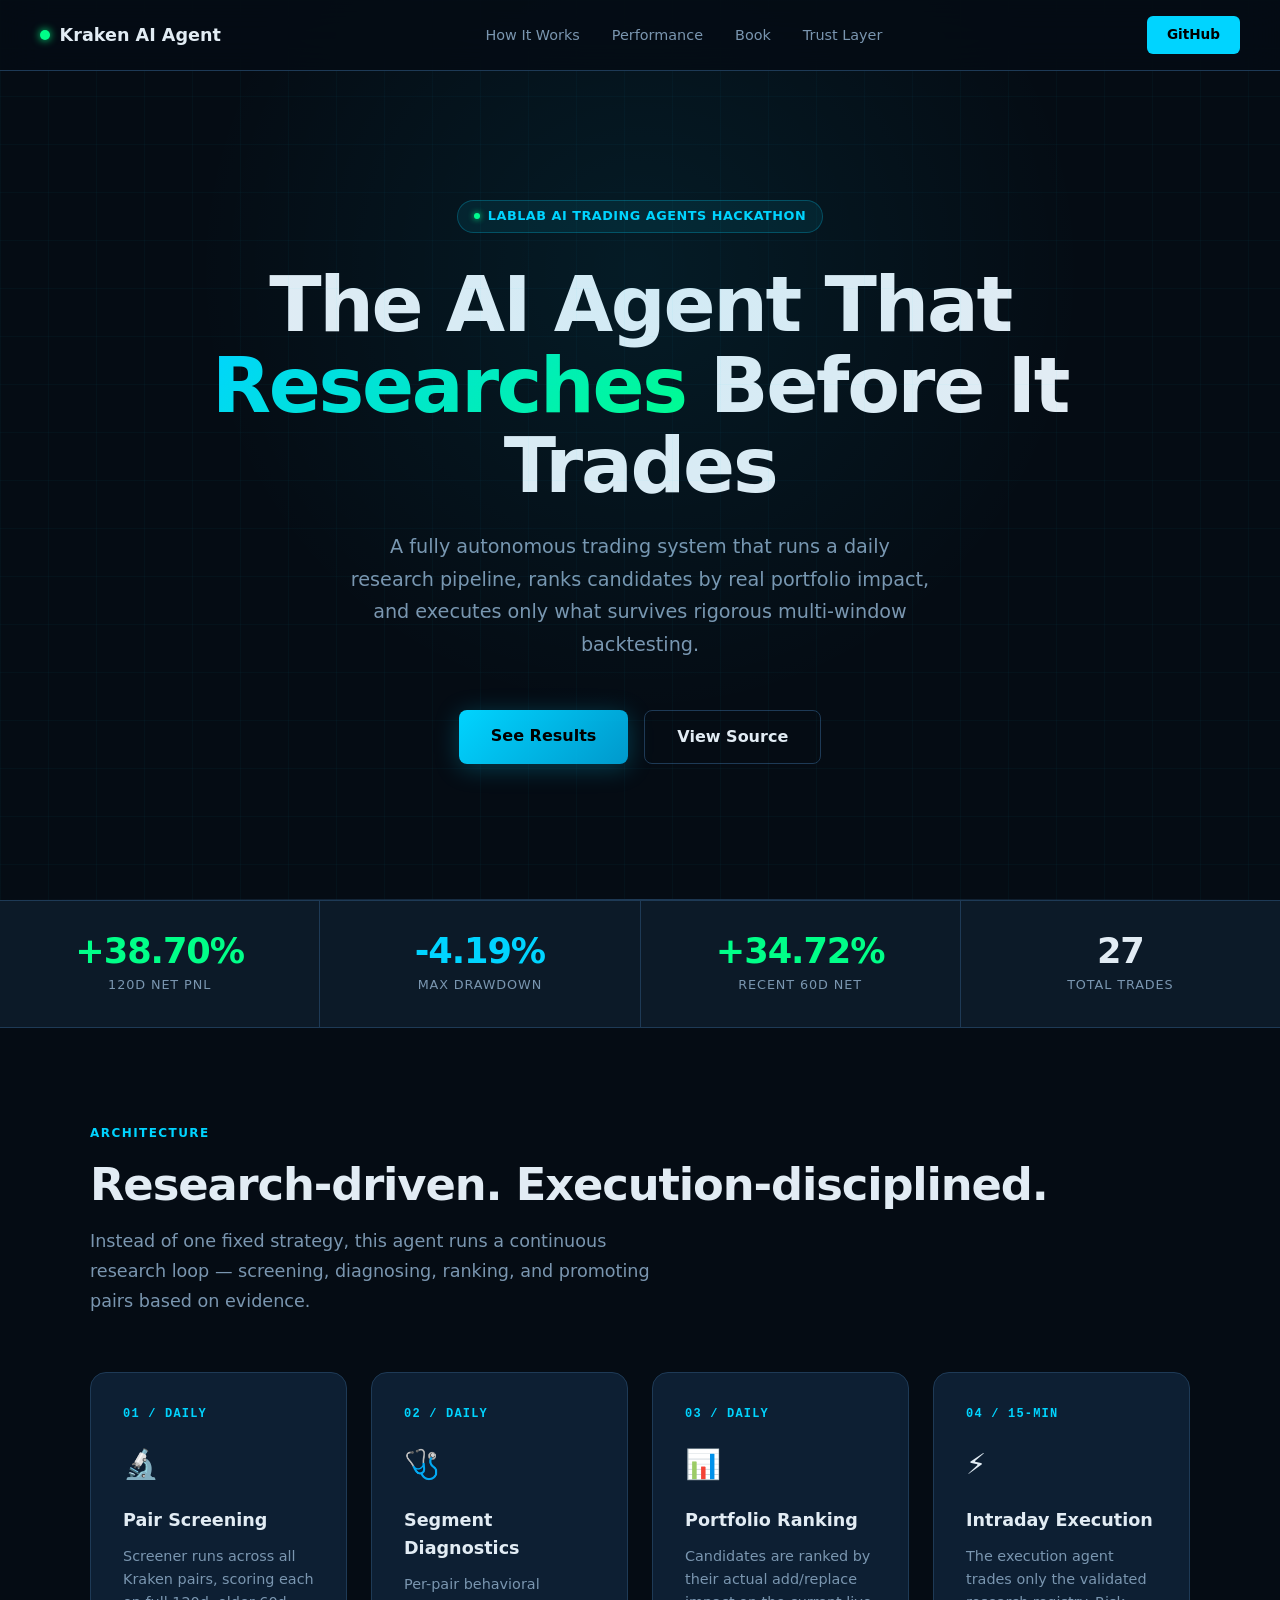
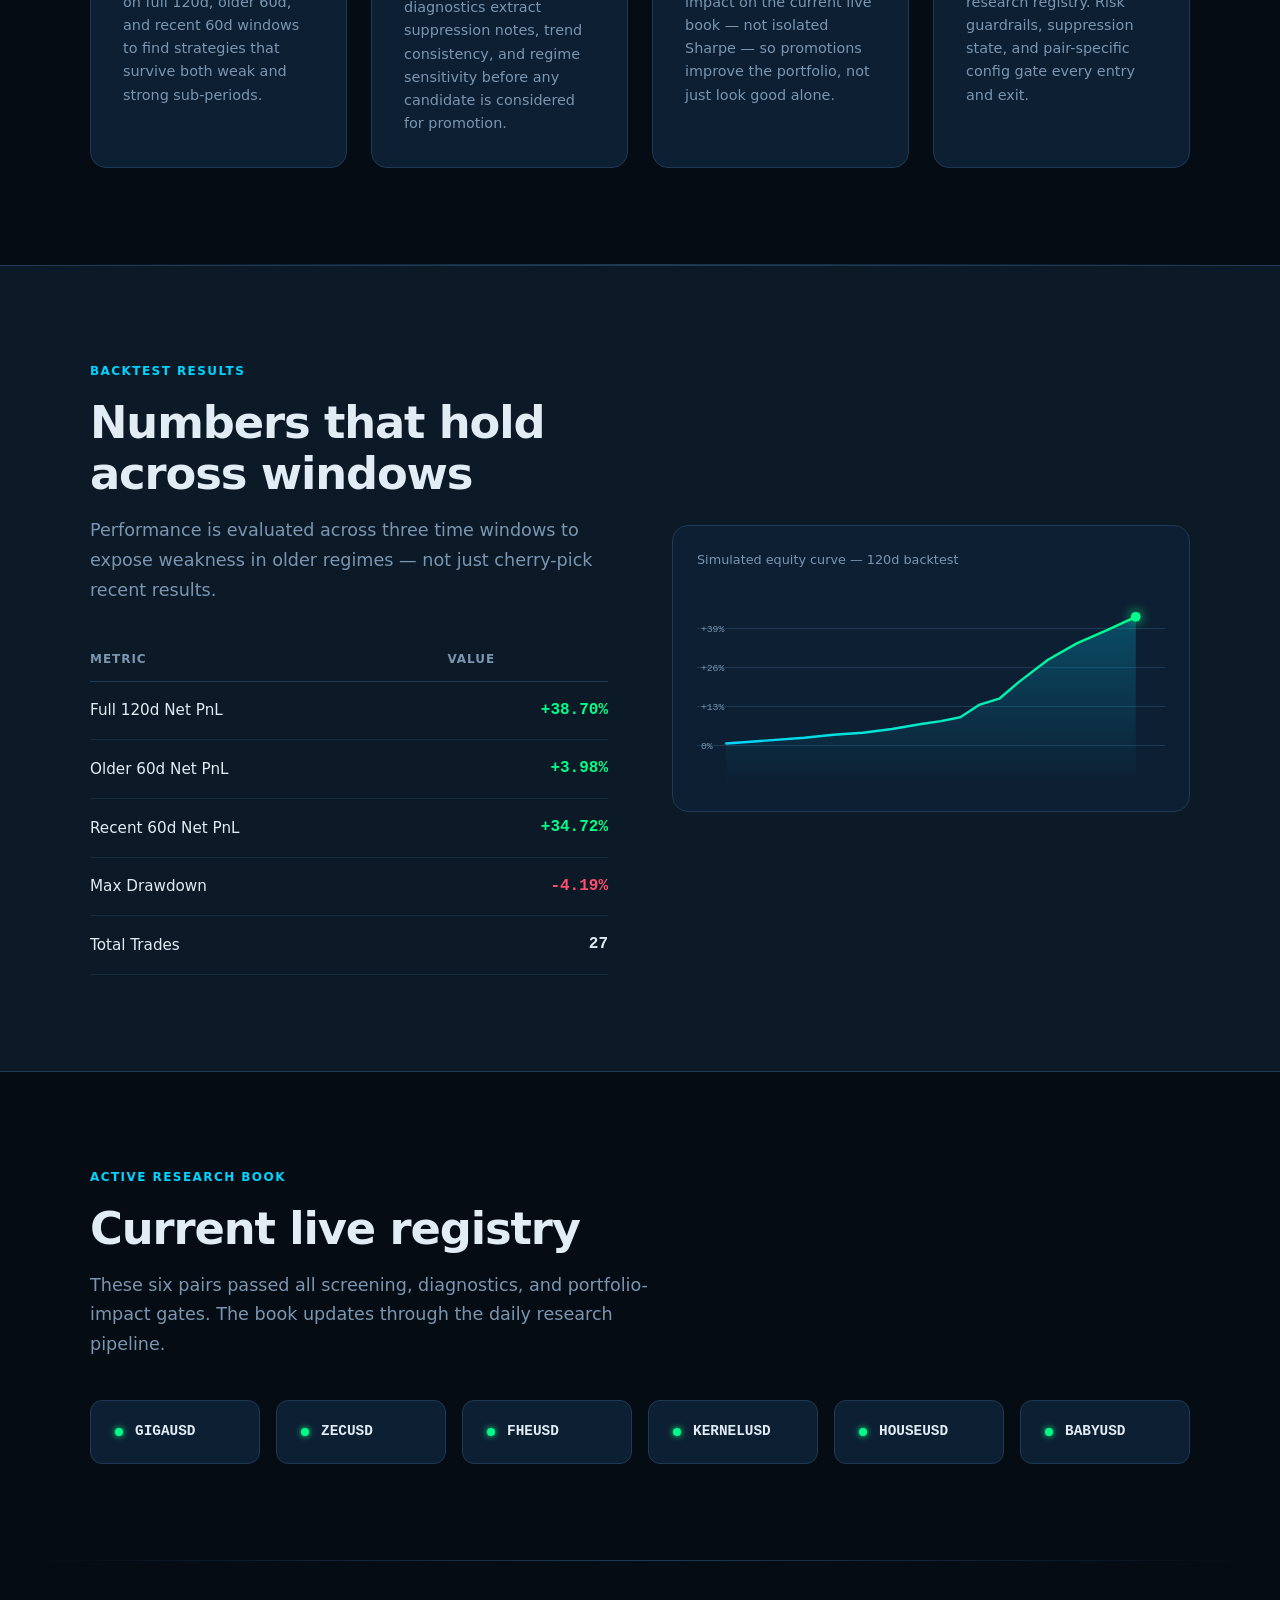
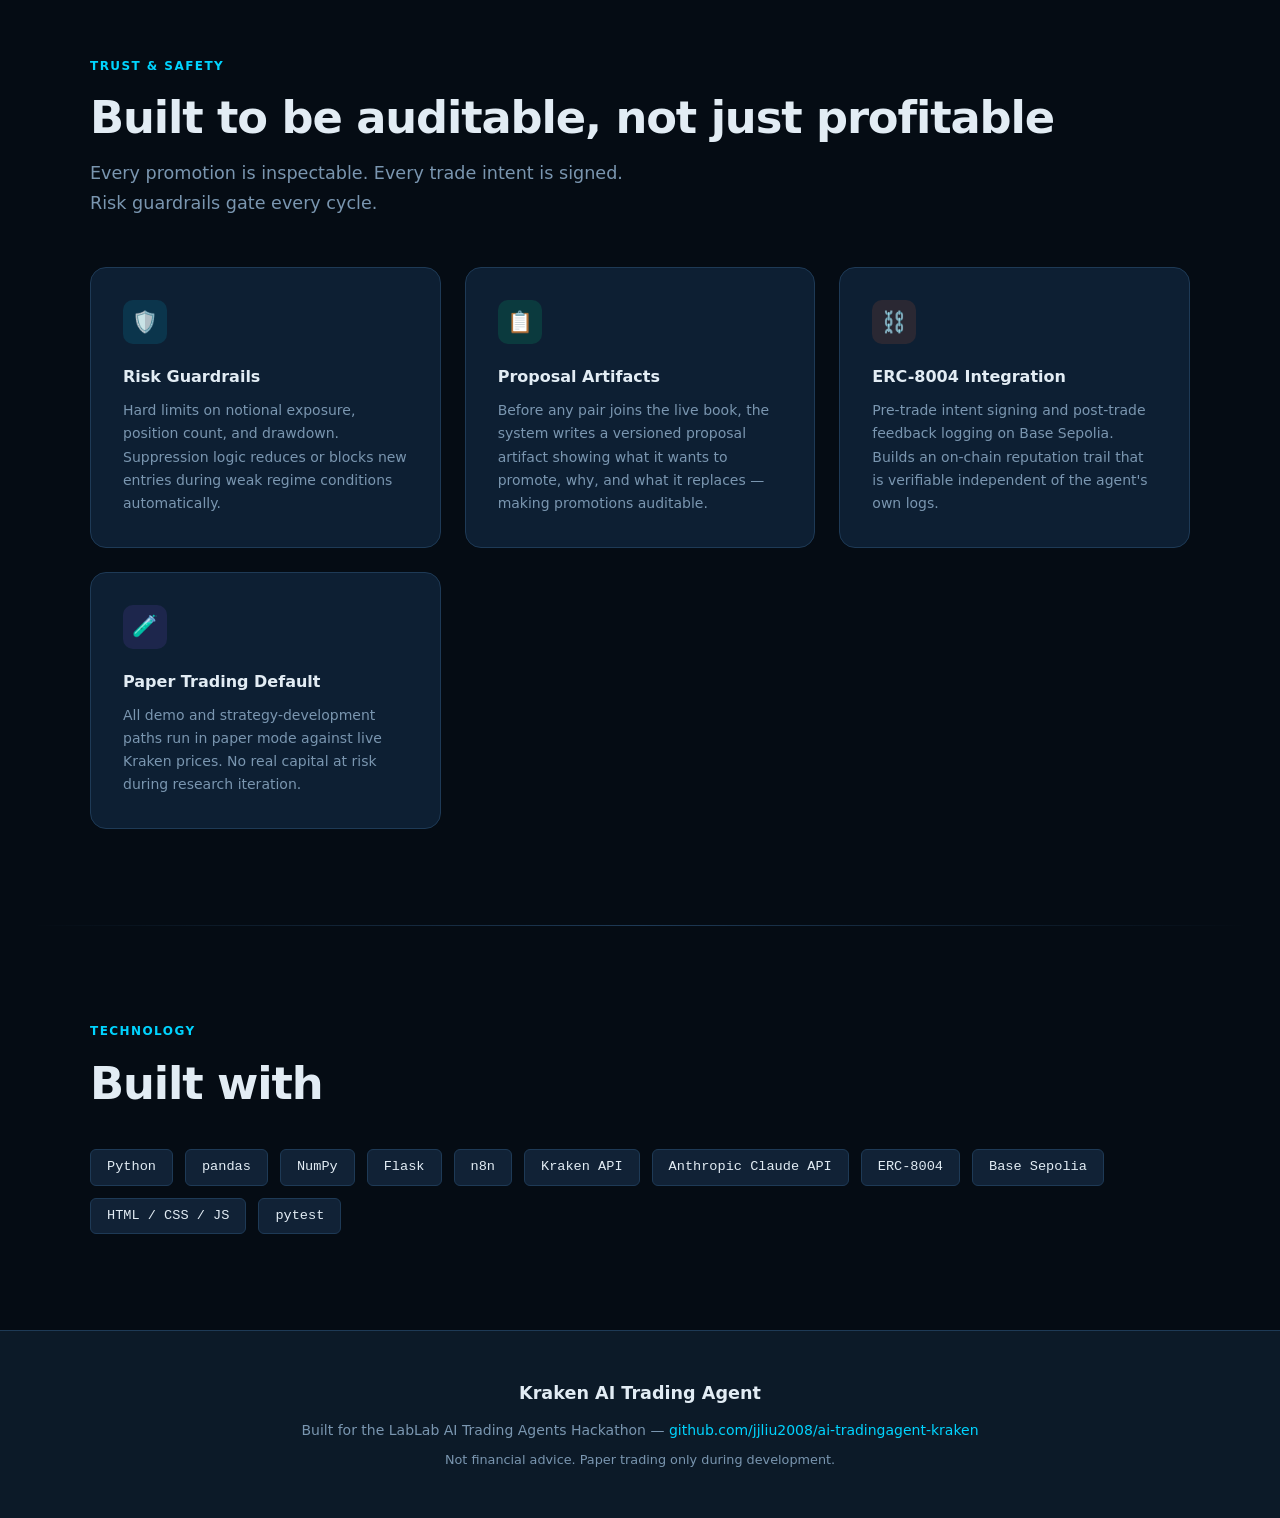
<file: docs/index.html>
<!doctype html>
<html lang="en">
<head>
  <meta charset="utf-8" />
  <meta name="viewport" content="width=device-width, initial-scale=1" />
  <title>Kraken AI Trading Agent</title>
  <meta name="description" content="A research-driven autonomous crypto trading agent built for the LabLab AI Trading Agents Hackathon. Adaptive strategies, trustless validation, and live risk guardrails." />
  <style>
    *, *::before, *::after { box-sizing: border-box; margin: 0; padding: 0; }

    :root {
      --bg: #050c14;
      --surface: #0c1a28;
      --surface2: #112236;
      --border: #1e3a56;
      --accent: #00d4ff;
      --accent2: #00ff88;
      --accent3: #ff6b35;
      --text: #e2ecf4;
      --muted: #7a96b0;
      --card-bg: #0d1f33;
      --font: 'Inter', system-ui, -apple-system, sans-serif;
    }

    @import url('https://fonts.googleapis.com/css2?family=Inter:wght@300;400;500;600;700;800;900&family=JetBrains+Mono:wght@400;600&display=swap');

    html { scroll-behavior: smooth; }

    body {
      font-family: var(--font);
      background: var(--bg);
      color: var(--text);
      line-height: 1.6;
      overflow-x: hidden;
    }

    /* NAV */
    nav {
      position: fixed;
      top: 0; left: 0; right: 0;
      z-index: 100;
      display: flex;
      align-items: center;
      justify-content: space-between;
      padding: 1rem 2.5rem;
      background: rgba(5, 12, 20, 0.85);
      backdrop-filter: blur(20px);
      border-bottom: 1px solid var(--border);
    }

    .nav-logo {
      display: flex;
      align-items: center;
      gap: 0.6rem;
      font-size: 1.1rem;
      font-weight: 700;
      color: var(--text);
      text-decoration: none;
    }

    .nav-logo .dot {
      width: 10px; height: 10px;
      border-radius: 50%;
      background: var(--accent2);
      box-shadow: 0 0 8px var(--accent2);
      animation: pulse 2s infinite;
    }

    @keyframes pulse {
      0%, 100% { opacity: 1; }
      50% { opacity: 0.4; }
    }

    .nav-links {
      display: flex;
      gap: 2rem;
      list-style: none;
    }

    .nav-links a {
      color: var(--muted);
      text-decoration: none;
      font-size: 0.9rem;
      font-weight: 500;
      transition: color 0.2s;
    }

    .nav-links a:hover { color: var(--text); }

    .nav-cta {
      background: var(--accent);
      color: #000;
      font-size: 0.85rem;
      font-weight: 700;
      padding: 0.5rem 1.25rem;
      border-radius: 6px;
      text-decoration: none;
      transition: opacity 0.2s;
    }

    .nav-cta:hover { opacity: 0.85; }

    /* HERO */
    .hero {
      min-height: 100vh;
      display: flex;
      flex-direction: column;
      justify-content: center;
      align-items: center;
      text-align: center;
      padding: 8rem 2rem 4rem;
      position: relative;
      overflow: hidden;
    }

    .hero::before {
      content: '';
      position: absolute;
      top: -20%; left: 50%;
      transform: translateX(-50%);
      width: 900px; height: 900px;
      background: radial-gradient(circle, rgba(0,212,255,0.08) 0%, transparent 70%);
      pointer-events: none;
    }

    .hero::after {
      content: '';
      position: absolute;
      bottom: 0; left: 0; right: 0;
      height: 1px;
      background: linear-gradient(90deg, transparent, var(--border), transparent);
    }

    .badge {
      display: inline-flex;
      align-items: center;
      gap: 0.5rem;
      background: rgba(0, 212, 255, 0.08);
      border: 1px solid rgba(0, 212, 255, 0.25);
      color: var(--accent);
      font-size: 0.8rem;
      font-weight: 600;
      padding: 0.35rem 1rem;
      border-radius: 100px;
      margin-bottom: 2rem;
      letter-spacing: 0.04em;
      text-transform: uppercase;
    }

    .badge .live-dot {
      width: 6px; height: 6px;
      border-radius: 50%;
      background: var(--accent2);
      box-shadow: 0 0 6px var(--accent2);
      animation: pulse 1.5s infinite;
    }

    h1 {
      font-size: clamp(2.5rem, 6vw, 5rem);
      font-weight: 900;
      line-height: 1.05;
      letter-spacing: -0.03em;
      margin-bottom: 1.5rem;
      max-width: 900px;
    }

    h1 .highlight {
      background: linear-gradient(135deg, var(--accent), var(--accent2));
      -webkit-background-clip: text;
      -webkit-text-fill-color: transparent;
      background-clip: text;
    }

    .hero-sub {
      font-size: 1.2rem;
      color: var(--muted);
      max-width: 580px;
      margin-bottom: 3rem;
      line-height: 1.7;
    }

    .hero-actions {
      display: flex;
      gap: 1rem;
      flex-wrap: wrap;
      justify-content: center;
    }

    .btn-primary {
      background: linear-gradient(135deg, var(--accent), #0099cc);
      color: #000;
      font-weight: 700;
      font-size: 1rem;
      padding: 0.85rem 2rem;
      border-radius: 8px;
      text-decoration: none;
      transition: transform 0.2s, box-shadow 0.2s;
      box-shadow: 0 4px 24px rgba(0, 212, 255, 0.25);
    }

    .btn-primary:hover {
      transform: translateY(-2px);
      box-shadow: 0 8px 32px rgba(0, 212, 255, 0.35);
    }

    .btn-secondary {
      background: transparent;
      color: var(--text);
      font-weight: 600;
      font-size: 1rem;
      padding: 0.85rem 2rem;
      border-radius: 8px;
      text-decoration: none;
      border: 1px solid var(--border);
      transition: border-color 0.2s, background 0.2s;
    }

    .btn-secondary:hover {
      border-color: var(--accent);
      background: rgba(0, 212, 255, 0.05);
    }

    /* METRICS BAR */
    .metrics-bar {
      display: grid;
      grid-template-columns: repeat(4, 1fr);
      gap: 1px;
      background: var(--border);
      border-top: 1px solid var(--border);
      border-bottom: 1px solid var(--border);
    }

    .metric-item {
      background: var(--surface);
      padding: 2rem;
      text-align: center;
    }

    .metric-val {
      font-size: 2.2rem;
      font-weight: 800;
      letter-spacing: -0.03em;
      line-height: 1;
      margin-bottom: 0.4rem;
    }

    .metric-val.green { color: var(--accent2); }
    .metric-val.cyan { color: var(--accent); }
    .metric-val.orange { color: var(--accent3); }
    .metric-val.muted { color: var(--text); }

    .metric-lbl {
      font-size: 0.8rem;
      color: var(--muted);
      font-weight: 500;
      text-transform: uppercase;
      letter-spacing: 0.07em;
    }

    /* SECTIONS */
    section { padding: 6rem 2rem; }

    .container {
      max-width: 1100px;
      margin: 0 auto;
    }

    .section-tag {
      font-size: 0.75rem;
      font-weight: 700;
      text-transform: uppercase;
      letter-spacing: 0.12em;
      color: var(--accent);
      margin-bottom: 1rem;
    }

    .section-title {
      font-size: clamp(1.8rem, 3.5vw, 2.8rem);
      font-weight: 800;
      letter-spacing: -0.025em;
      margin-bottom: 1rem;
      line-height: 1.15;
    }

    .section-sub {
      font-size: 1.1rem;
      color: var(--muted);
      max-width: 560px;
      line-height: 1.7;
    }

    /* HOW IT WORKS */
    .steps {
      display: grid;
      grid-template-columns: repeat(auto-fit, minmax(240px, 1fr));
      gap: 1.5rem;
      margin-top: 3.5rem;
    }

    .step-card {
      background: var(--card-bg);
      border: 1px solid var(--border);
      border-radius: 16px;
      padding: 2rem;
      position: relative;
      transition: border-color 0.2s, transform 0.2s;
    }

    .step-card:hover {
      border-color: rgba(0, 212, 255, 0.4);
      transform: translateY(-4px);
    }

    .step-num {
      font-size: 0.75rem;
      font-weight: 700;
      font-family: 'JetBrains Mono', monospace;
      color: var(--accent);
      letter-spacing: 0.1em;
      margin-bottom: 1rem;
    }

    .step-card h3 {
      font-size: 1.1rem;
      font-weight: 700;
      margin-bottom: 0.7rem;
    }

    .step-card p {
      font-size: 0.9rem;
      color: var(--muted);
      line-height: 1.6;
    }

    .step-icon {
      font-size: 1.8rem;
      margin-bottom: 1.2rem;
    }

    /* PERFORMANCE TABLE */
    .perf-section {
      background: var(--surface);
      border-top: 1px solid var(--border);
      border-bottom: 1px solid var(--border);
    }

    .perf-layout {
      display: grid;
      grid-template-columns: 1fr 1fr;
      gap: 4rem;
      align-items: center;
    }

    .perf-table {
      width: 100%;
      border-collapse: collapse;
      margin-top: 2rem;
    }

    .perf-table th {
      text-align: left;
      font-size: 0.75rem;
      font-weight: 600;
      text-transform: uppercase;
      letter-spacing: 0.08em;
      color: var(--muted);
      padding: 0.75rem 0;
      border-bottom: 1px solid var(--border);
    }

    .perf-table td {
      padding: 1rem 0;
      border-bottom: 1px solid rgba(30, 58, 86, 0.5);
      font-size: 0.95rem;
    }

    .perf-table td:last-child {
      text-align: right;
      font-weight: 700;
      font-family: 'JetBrains Mono', monospace;
      font-size: 1rem;
    }

    .perf-table .positive { color: var(--accent2); }
    .perf-table .negative { color: #ff4d6d; }

    /* EQUITY CHART */
    .chart-visual {
      background: var(--card-bg);
      border: 1px solid var(--border);
      border-radius: 16px;
      padding: 1.5rem;
    }

    .chart-label {
      font-size: 0.8rem;
      color: var(--muted);
      margin-bottom: 1rem;
      font-weight: 500;
    }

    .chart-svg {
      width: 100%;
      height: 200px;
      display: block;
    }

    /* BOOK */
    .book-grid {
      display: grid;
      grid-template-columns: repeat(auto-fill, minmax(160px, 1fr));
      gap: 1rem;
      margin-top: 2.5rem;
    }

    .book-card {
      background: var(--card-bg);
      border: 1px solid var(--border);
      border-radius: 12px;
      padding: 1.2rem 1.5rem;
      display: flex;
      align-items: center;
      gap: 0.75rem;
      transition: border-color 0.2s;
    }

    .book-card:hover { border-color: var(--accent2); }

    .book-card .pair-dot {
      width: 8px; height: 8px;
      border-radius: 50%;
      background: var(--accent2);
      box-shadow: 0 0 6px var(--accent2);
      flex-shrink: 0;
    }

    .book-card .pair-name {
      font-family: 'JetBrains Mono', monospace;
      font-size: 0.9rem;
      font-weight: 600;
    }

    /* TRUST */
    .trust-grid {
      display: grid;
      grid-template-columns: repeat(auto-fit, minmax(280px, 1fr));
      gap: 1.5rem;
      margin-top: 3rem;
    }

    .trust-card {
      background: var(--card-bg);
      border: 1px solid var(--border);
      border-radius: 16px;
      padding: 2rem;
      transition: border-color 0.2s, transform 0.2s;
    }

    .trust-card:hover {
      border-color: rgba(0, 212, 255, 0.35);
      transform: translateY(-3px);
    }

    .trust-card .icon {
      width: 44px; height: 44px;
      border-radius: 10px;
      display: flex;
      align-items: center;
      justify-content: center;
      font-size: 1.3rem;
      margin-bottom: 1.25rem;
    }

    .trust-card .icon.cyan { background: rgba(0, 212, 255, 0.12); }
    .trust-card .icon.green { background: rgba(0, 255, 136, 0.12); }
    .trust-card .icon.orange { background: rgba(255, 107, 53, 0.12); }
    .trust-card .icon.purple { background: rgba(150, 90, 255, 0.12); }

    .trust-card h3 {
      font-size: 1rem;
      font-weight: 700;
      margin-bottom: 0.6rem;
    }

    .trust-card p {
      font-size: 0.875rem;
      color: var(--muted);
      line-height: 1.65;
    }

    /* TECH STACK */
    .stack-wrap {
      display: flex;
      flex-wrap: wrap;
      gap: 0.75rem;
      margin-top: 2.5rem;
    }

    .stack-tag {
      background: var(--surface2);
      border: 1px solid var(--border);
      color: var(--text);
      font-size: 0.85rem;
      font-weight: 500;
      padding: 0.4rem 1rem;
      border-radius: 6px;
      font-family: 'JetBrains Mono', monospace;
    }

    /* FOOTER */
    footer {
      background: var(--surface);
      border-top: 1px solid var(--border);
      padding: 3rem 2rem;
      text-align: center;
    }

    footer .footer-logo {
      font-size: 1.1rem;
      font-weight: 700;
      margin-bottom: 0.75rem;
    }

    footer p {
      color: var(--muted);
      font-size: 0.875rem;
    }

    footer a {
      color: var(--accent);
      text-decoration: none;
    }

    /* GRID BACKGROUND */
    .grid-bg {
      position: absolute;
      inset: 0;
      background-image:
        linear-gradient(rgba(0, 212, 255, 0.03) 1px, transparent 1px),
        linear-gradient(90deg, rgba(0, 212, 255, 0.03) 1px, transparent 1px);
      background-size: 48px 48px;
      pointer-events: none;
    }

    /* DIVIDER */
    .divider {
      height: 1px;
      background: linear-gradient(90deg, transparent, var(--border), transparent);
      margin: 0 2rem;
    }

    /* RESPONSIVE */
    @media (max-width: 768px) {
      nav { padding: 0.9rem 1.25rem; }
      .nav-links { display: none; }
      .metrics-bar { grid-template-columns: 1fr 1fr; }
      .perf-layout { grid-template-columns: 1fr; }
      section { padding: 4rem 1.25rem; }
    }
  </style>
</head>
<body>

<!-- NAV -->
<nav>
  <a class="nav-logo" href="#">
    <span class="dot"></span>
    Kraken AI Agent
  </a>
  <ul class="nav-links">
    <li><a href="#how">How It Works</a></li>
    <li><a href="#performance">Performance</a></li>
    <li><a href="#book">Book</a></li>
    <li><a href="#trust">Trust Layer</a></li>
  </ul>
  <a class="nav-cta" href="https://github.com/jjliu2008/ai-tradingagent-kraken" target="_blank" rel="noopener">GitHub</a>
</nav>

<!-- HERO -->
<section class="hero">
  <div class="grid-bg"></div>
  <div class="badge">
    <span class="live-dot"></span>
    LabLab AI Trading Agents Hackathon
  </div>
  <h1>The AI Agent That <span class="highlight">Researches</span> Before It Trades</h1>
  <p class="hero-sub">
    A fully autonomous trading system that runs a daily research pipeline, ranks candidates by real portfolio impact, and executes only what survives rigorous multi-window backtesting.
  </p>
  <div class="hero-actions">
    <a class="btn-primary" href="#performance">See Results</a>
    <a class="btn-secondary" href="https://github.com/jjliu2008/ai-tradingagent-kraken" target="_blank" rel="noopener">View Source</a>
  </div>
</section>

<!-- METRICS BAR -->
<div class="metrics-bar">
  <div class="metric-item">
    <div class="metric-val green">+38.70%</div>
    <div class="metric-lbl">120d Net PnL</div>
  </div>
  <div class="metric-item">
    <div class="metric-val cyan">-4.19%</div>
    <div class="metric-lbl">Max Drawdown</div>
  </div>
  <div class="metric-item">
    <div class="metric-val green">+34.72%</div>
    <div class="metric-lbl">Recent 60d Net</div>
  </div>
  <div class="metric-item">
    <div class="metric-val muted">27</div>
    <div class="metric-lbl">Total Trades</div>
  </div>
</div>

<!-- HOW IT WORKS -->
<section id="how">
  <div class="container">
    <p class="section-tag">Architecture</p>
    <h2 class="section-title">Research-driven. Execution-disciplined.</h2>
    <p class="section-sub">
      Instead of one fixed strategy, this agent runs a continuous research loop — screening, diagnosing, ranking, and promoting pairs based on evidence.
    </p>

    <div class="steps">
      <div class="step-card">
        <div class="step-num">01 / DAILY</div>
        <div class="step-icon">🔬</div>
        <h3>Pair Screening</h3>
        <p>Screener runs across all Kraken pairs, scoring each on full 120d, older 60d, and recent 60d windows to find strategies that survive both weak and strong sub-periods.</p>
      </div>
      <div class="step-card">
        <div class="step-num">02 / DAILY</div>
        <div class="step-icon">🩺</div>
        <h3>Segment Diagnostics</h3>
        <p>Per-pair behavioral diagnostics extract suppression notes, trend consistency, and regime sensitivity before any candidate is considered for promotion.</p>
      </div>
      <div class="step-card">
        <div class="step-num">03 / DAILY</div>
        <div class="step-icon">📊</div>
        <h3>Portfolio Ranking</h3>
        <p>Candidates are ranked by their actual add/replace impact on the current live book — not isolated Sharpe — so promotions improve the portfolio, not just look good alone.</p>
      </div>
      <div class="step-card">
        <div class="step-num">04 / 15-MIN</div>
        <div class="step-icon">⚡</div>
        <h3>Intraday Execution</h3>
        <p>The execution agent trades only the validated research registry. Risk guardrails, suppression state, and pair-specific config gate every entry and exit.</p>
      </div>
    </div>
  </div>
</section>

<div class="divider"></div>

<!-- PERFORMANCE -->
<section class="perf-section" id="performance">
  <div class="container">
    <div class="perf-layout">
      <div>
        <p class="section-tag">Backtest Results</p>
        <h2 class="section-title">Numbers that hold across windows</h2>
        <p class="section-sub">
          Performance is evaluated across three time windows to expose weakness in older regimes — not just cherry-pick recent results.
        </p>

        <table class="perf-table">
          <thead>
            <tr>
              <th>Metric</th>
              <th>Value</th>
            </tr>
          </thead>
          <tbody>
            <tr>
              <td>Full 120d Net PnL</td>
              <td class="positive">+38.70%</td>
            </tr>
            <tr>
              <td>Older 60d Net PnL</td>
              <td class="positive">+3.98%</td>
            </tr>
            <tr>
              <td>Recent 60d Net PnL</td>
              <td class="positive">+34.72%</td>
            </tr>
            <tr>
              <td>Max Drawdown</td>
              <td class="negative">-4.19%</td>
            </tr>
            <tr>
              <td>Total Trades</td>
              <td>27</td>
            </tr>
          </tbody>
        </table>
      </div>

      <div>
        <div class="chart-visual">
          <div class="chart-label">Simulated equity curve — 120d backtest</div>
          <svg class="chart-svg" viewBox="0 0 480 200" xmlns="http://www.w3.org/2000/svg">
            <defs>
              <linearGradient id="areaGrad" x1="0" y1="0" x2="0" y2="1">
                <stop offset="0%" stop-color="#00d4ff" stop-opacity="0.25"/>
                <stop offset="100%" stop-color="#00d4ff" stop-opacity="0"/>
              </linearGradient>
              <linearGradient id="lineGrad" x1="0" y1="0" x2="1" y2="0">
                <stop offset="0%" stop-color="#00d4ff"/>
                <stop offset="100%" stop-color="#00ff88"/>
              </linearGradient>
            </defs>
            <!-- Grid lines -->
            <line x1="0" y1="160" x2="480" y2="160" stroke="#1e3a56" stroke-width="1"/>
            <line x1="0" y1="120" x2="480" y2="120" stroke="#1e3a56" stroke-width="1"/>
            <line x1="0" y1="80" x2="480" y2="80" stroke="#1e3a56" stroke-width="1"/>
            <line x1="0" y1="40" x2="480" y2="40" stroke="#1e3a56" stroke-width="1"/>
            <!-- Labels -->
            <text x="4" y="164" fill="#7a96b0" font-size="10" font-family="monospace">0%</text>
            <text x="4" y="124" fill="#7a96b0" font-size="10" font-family="monospace">+13%</text>
            <text x="4" y="84" fill="#7a96b0" font-size="10" font-family="monospace">+26%</text>
            <text x="4" y="44" fill="#7a96b0" font-size="10" font-family="monospace">+39%</text>
            <!-- Area fill -->
            <path d="M30,158 L70,155 L110,152 L140,149 L170,147 L200,143 L230,138 L250,135 L270,131 L290,118 L310,112 L330,95 L360,72 L390,55 L420,42 L450,28 L450,200 L30,200 Z"
                  fill="url(#areaGrad)"/>
            <!-- Line -->
            <path d="M30,158 L70,155 L110,152 L140,149 L170,147 L200,143 L230,138 L250,135 L270,131 L290,118 L310,112 L330,95 L360,72 L390,55 L420,42 L450,28"
                  fill="none" stroke="url(#lineGrad)" stroke-width="2.5" stroke-linejoin="round" stroke-linecap="round"/>
            <!-- End dot -->
            <circle cx="450" cy="28" r="5" fill="#00ff88" filter="drop-shadow(0 0 6px #00ff88)"/>
          </svg>
        </div>
      </div>
    </div>
  </div>
</section>

<!-- LIVE BOOK -->
<section id="book">
  <div class="container">
    <p class="section-tag">Active Research Book</p>
    <h2 class="section-title">Current live registry</h2>
    <p class="section-sub">
      These six pairs passed all screening, diagnostics, and portfolio-impact gates. The book updates through the daily research pipeline.
    </p>

    <div class="book-grid">
      <div class="book-card">
        <div class="pair-dot"></div>
        <div class="pair-name">GIGAUSD</div>
      </div>
      <div class="book-card">
        <div class="pair-dot"></div>
        <div class="pair-name">ZECUSD</div>
      </div>
      <div class="book-card">
        <div class="pair-dot"></div>
        <div class="pair-name">FHEUSD</div>
      </div>
      <div class="book-card">
        <div class="pair-dot"></div>
        <div class="pair-name">KERNELUSD</div>
      </div>
      <div class="book-card">
        <div class="pair-dot"></div>
        <div class="pair-name">HOUSEUSD</div>
      </div>
      <div class="book-card">
        <div class="pair-dot"></div>
        <div class="pair-name">BABYUSD</div>
      </div>
    </div>
  </div>
</section>

<div class="divider"></div>

<!-- TRUST LAYER -->
<section id="trust">
  <div class="container">
    <p class="section-tag">Trust & Safety</p>
    <h2 class="section-title">Built to be auditable, not just profitable</h2>
    <p class="section-sub">
      Every promotion is inspectable. Every trade intent is signed. Risk guardrails gate every cycle.
    </p>

    <div class="trust-grid">
      <div class="trust-card">
        <div class="icon cyan">🛡️</div>
        <h3>Risk Guardrails</h3>
        <p>Hard limits on notional exposure, position count, and drawdown. Suppression logic reduces or blocks new entries during weak regime conditions automatically.</p>
      </div>
      <div class="trust-card">
        <div class="icon green">📋</div>
        <h3>Proposal Artifacts</h3>
        <p>Before any pair joins the live book, the system writes a versioned proposal artifact showing what it wants to promote, why, and what it replaces — making promotions auditable.</p>
      </div>
      <div class="trust-card">
        <div class="icon orange">⛓️</div>
        <h3>ERC-8004 Integration</h3>
        <p>Pre-trade intent signing and post-trade feedback logging on Base Sepolia. Builds an on-chain reputation trail that is verifiable independent of the agent's own logs.</p>
      </div>
      <div class="trust-card">
        <div class="icon purple">🧪</div>
        <h3>Paper Trading Default</h3>
        <p>All demo and strategy-development paths run in paper mode against live Kraken prices. No real capital at risk during research iteration.</p>
      </div>
    </div>
  </div>
</section>

<div class="divider"></div>

<!-- TECH STACK -->
<section>
  <div class="container">
    <p class="section-tag">Technology</p>
    <h2 class="section-title">Built with</h2>

    <div class="stack-wrap">
      <span class="stack-tag">Python</span>
      <span class="stack-tag">pandas</span>
      <span class="stack-tag">NumPy</span>
      <span class="stack-tag">Flask</span>
      <span class="stack-tag">n8n</span>
      <span class="stack-tag">Kraken API</span>
      <span class="stack-tag">Anthropic Claude API</span>
      <span class="stack-tag">ERC-8004</span>
      <span class="stack-tag">Base Sepolia</span>
      <span class="stack-tag">HTML / CSS / JS</span>
      <span class="stack-tag">pytest</span>
    </div>
  </div>
</section>

<!-- FOOTER -->
<footer>
  <div class="footer-logo">Kraken AI Trading Agent</div>
  <p>Built for the LabLab AI Trading Agents Hackathon &mdash; <a href="https://github.com/jjliu2008/ai-tradingagent-kraken" target="_blank" rel="noopener">github.com/jjliu2008/ai-tradingagent-kraken</a></p>
  <p style="margin-top:0.5rem; font-size:0.8rem;">Not financial advice. Paper trading only during development.</p>
</footer>

</body>
</html>
</file>
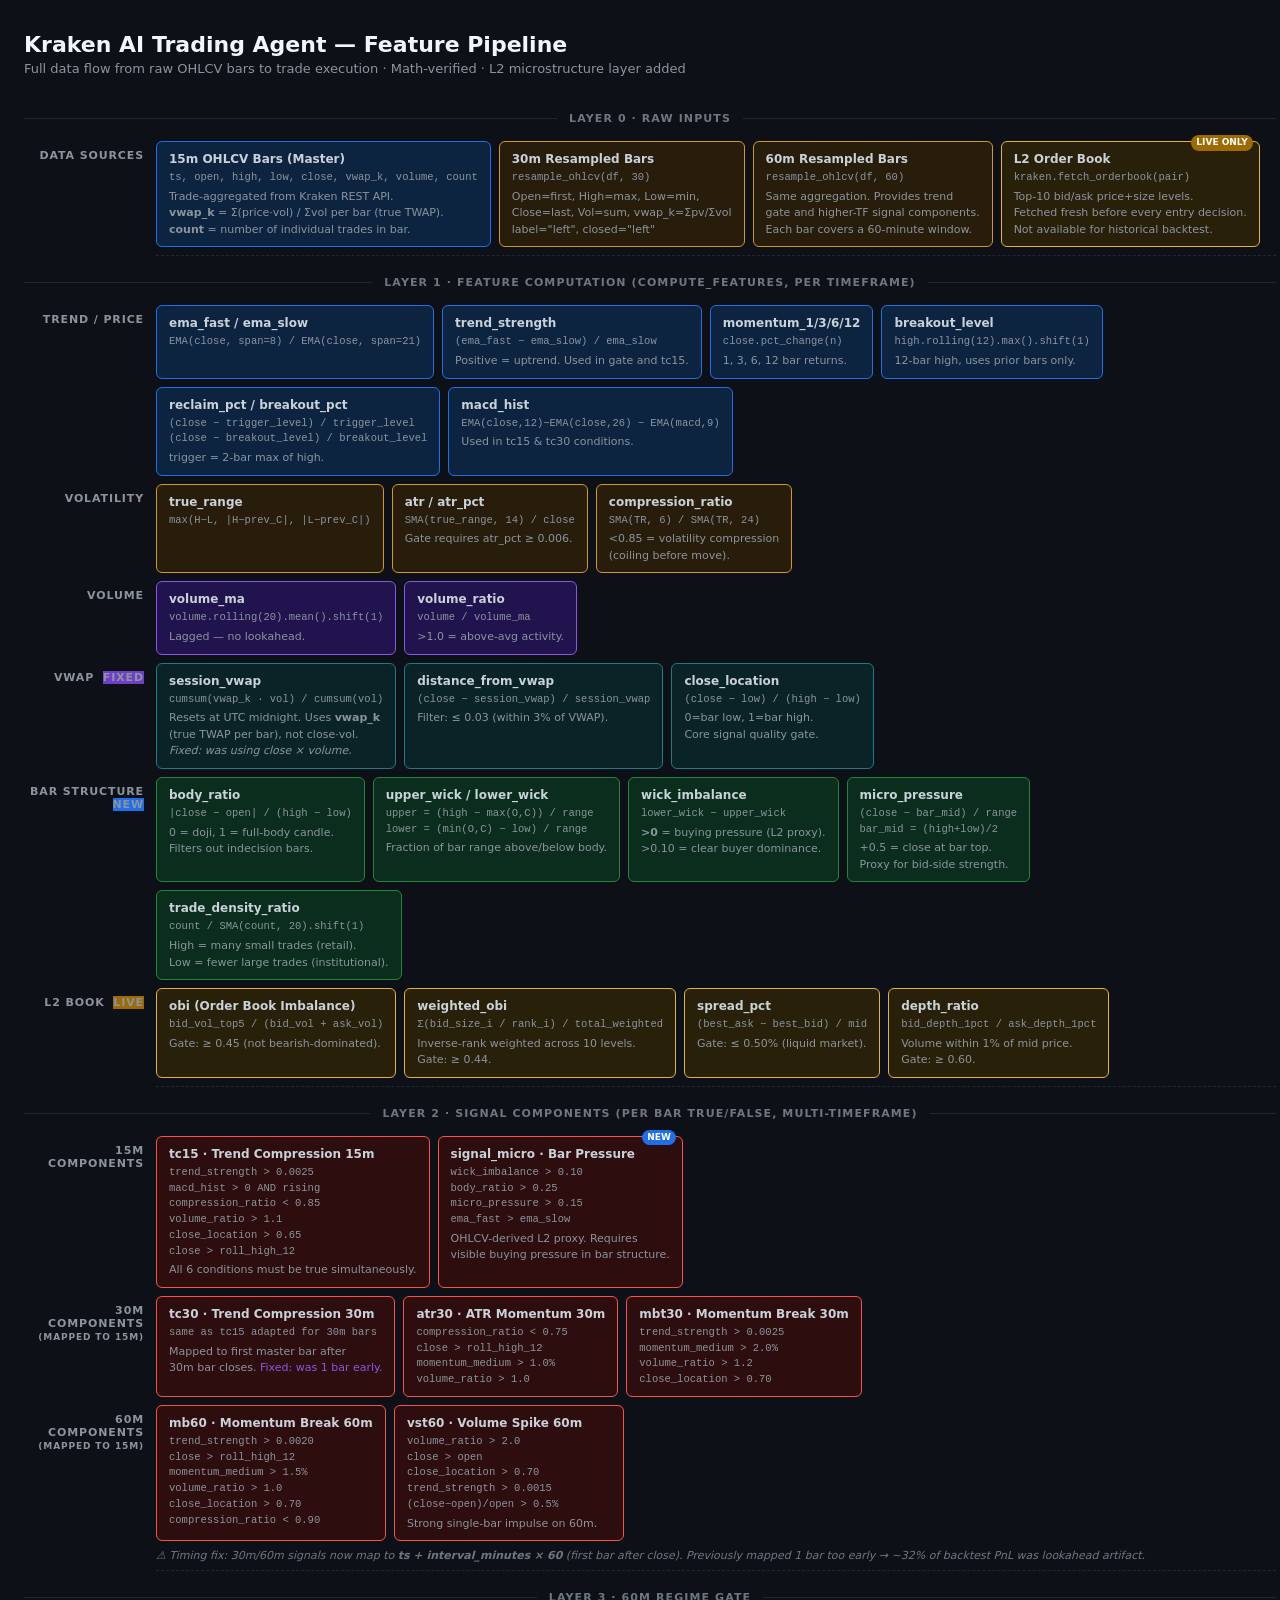
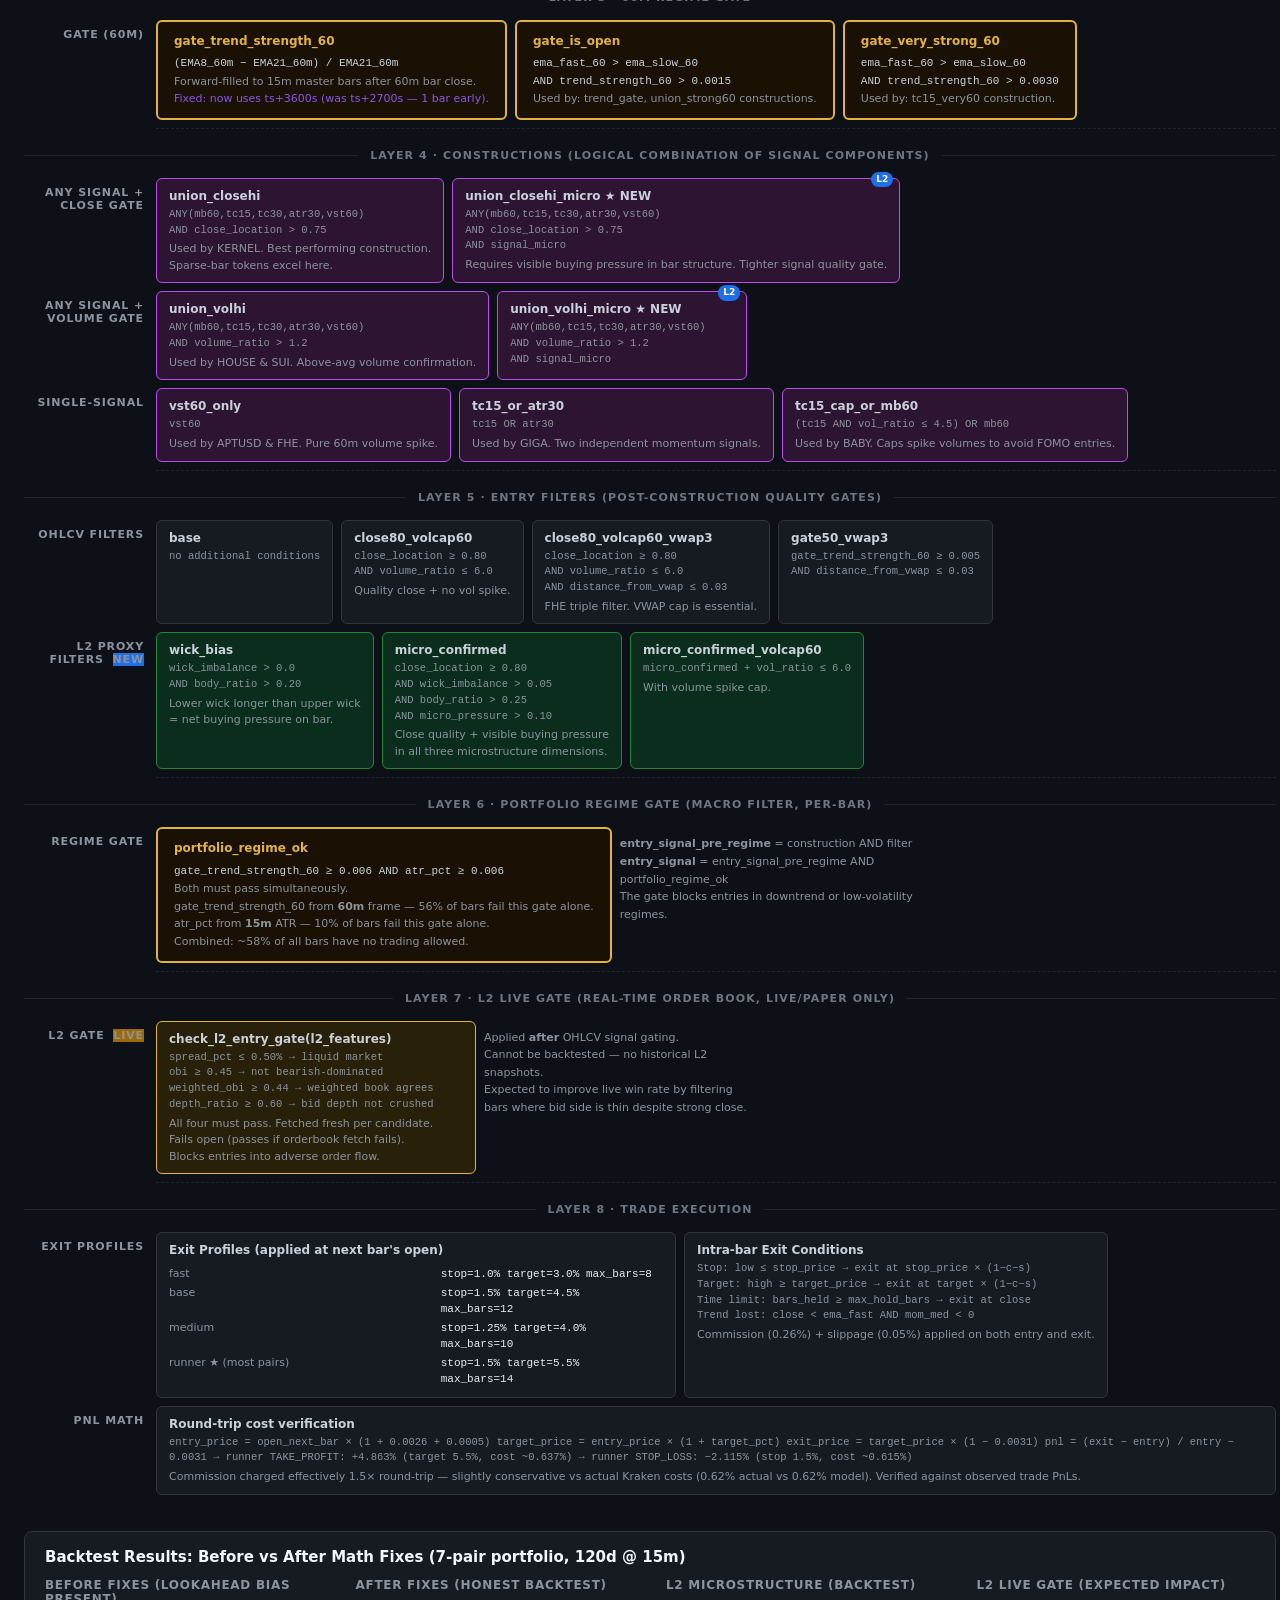
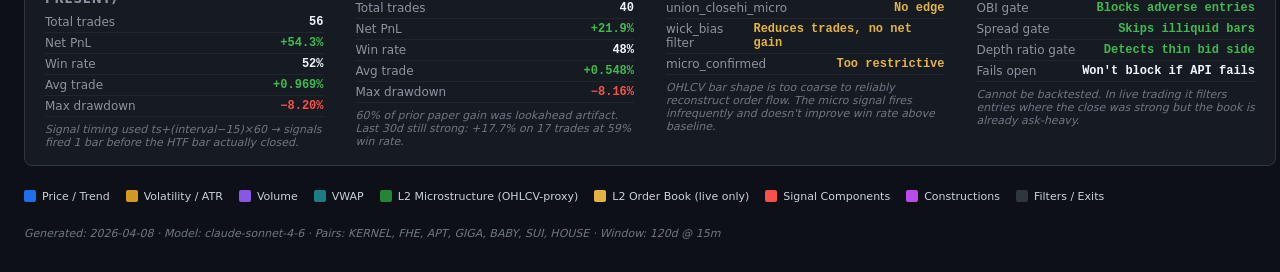
<file: feature_map.html>
<!DOCTYPE html>
<html lang="en">
<head>
<meta charset="UTF-8">
<title>Kraken Agent — Feature Pipeline Map</title>
<style>
  * { box-sizing: border-box; margin: 0; padding: 0; }
  body {
    font-family: 'Segoe UI', system-ui, sans-serif;
    background: #0d1117;
    color: #c9d1d9;
    padding: 32px 24px;
    min-width: 1300px;
  }
  h1 { font-size: 22px; color: #f0f6fc; margin-bottom: 4px; }
  .subtitle { font-size: 13px; color: #8b949e; margin-bottom: 36px; }

  /* Layer wrapper */
  .layer { display: flex; align-items: flex-start; gap: 12px; margin-bottom: 8px; }
  .layer-label {
    width: 120px; min-width: 120px; font-size: 11px; font-weight: 700;
    text-transform: uppercase; letter-spacing: 0.08em;
    color: #8b949e; padding-top: 8px; text-align: right;
  }
  .layer-body { display: flex; flex-wrap: wrap; gap: 8px; flex: 1; }

  /* Arrow row */
  .arrow-row { display: flex; align-items: center; margin-bottom: 8px; margin-left: 132px; }
  .arrow { color: #30363d; font-size: 18px; width: 100%; text-align: center; }

  /* Feature box */
  .box {
    border-radius: 6px; padding: 8px 12px; font-size: 12px;
    border: 1px solid transparent; line-height: 1.5;
    position: relative;
  }
  .box .name { font-weight: 700; font-size: 12px; margin-bottom: 2px; }
  .box .formula { font-family: 'Cascadia Code', 'Fira Code', monospace;
                  font-size: 10.5px; color: #8b949e; }
  .box .desc { font-size: 11px; color: #8b949e; margin-top: 3px; }
  .box .badge {
    position: absolute; top: -7px; right: 6px;
    font-size: 9px; font-weight: 700; padding: 1px 5px;
    border-radius: 10px; background: #238636; color: #fff;
  }
  .badge.new { background: #1f6feb; }
  .badge.live { background: #9e6a03; }
  .badge.fixed { background: #6e40c9; }

  /* Color themes by category */
  .blue   { background:#0d2440; border-color:#1f6feb; }
  .orange { background:#271d0a; border-color:#d29922; }
  .purple { background:#21134d; border-color:#8957e5; }
  .green  { background:#0a2d1d; border-color:#238636; }
  .teal   { background:#0a2326; border-color:#1b7c83; }
  .red    { background:#2d0d0d; border-color:#f85149; }
  .gold   { background:#29200a; border-color:#e3b341; }
  .gray   { background:#161b22; border-color:#30363d; }
  .pink   { background:#2d1432; border-color:#bc4bec; }

  /* Connector */
  .connector {
    width: 100%; border-top: 1px dashed #21262d;
    margin: 6px 0 6px 132px; width: calc(100% - 132px);
  }

  /* Legend */
  .legend { display: flex; gap: 16px; flex-wrap: wrap; margin-top: 36px; }
  .legend-item { display: flex; align-items: center; gap: 6px; font-size: 11px; }
  .legend-swatch { width: 12px; height: 12px; border-radius: 2px; }

  /* Separator between major sections */
  .section-sep {
    margin: 20px 0 20px 132px;
    border-top: 2px solid #21262d;
    width: calc(100% - 132px);
  }

  /* Gate highlight */
  .gate-box {
    border-radius: 6px; padding: 10px 16px;
    background: #1a1104; border: 2px solid #e3b341;
    font-size: 12px; line-height: 1.6;
  }
  .gate-box .name { font-weight: 700; color: #e3b341; margin-bottom: 4px; }
  .gate-box .formula { font-family: monospace; font-size: 11px; color: #c9d1d9; }
  .gate-box .sub { font-size: 11px; color: #8b949e; }

  /* Two-column table inside box */
  table.metrics { border-collapse: collapse; width: 100%; margin-top: 4px; }
  table.metrics td { padding: 1px 6px 1px 0; font-size: 11px; vertical-align: top; }
  table.metrics .k { color: #8b949e; width: 55%; }
  table.metrics .v { color: #e6edf3; font-family: monospace; }

  .note { font-size: 11px; color: #6e7681; margin-top: 4px; font-style: italic; }

  /* Horizontal divider with label */
  .hdiv {
    margin: 20px 0 16px 0;
    display: flex; align-items: center; gap: 12px;
  }
  .hdiv-line { flex: 1; border-top: 1px solid #21262d; }
  .hdiv-label { font-size: 11px; font-weight: 700; color: #6e7681;
                text-transform: uppercase; letter-spacing: 0.1em; }

  /* Result panel */
  .result-panel {
    background: #161b22; border: 1px solid #30363d; border-radius: 8px;
    padding: 16px 20px; margin-top: 36px;
  }
  .result-panel h2 { font-size: 15px; color: #f0f6fc; margin-bottom: 12px; }
  .result-row { display: flex; gap: 32px; flex-wrap: wrap; }
  .result-col { flex: 1; min-width: 200px; }
  .result-col h3 { font-size: 12px; color: #8b949e; margin-bottom: 6px; text-transform: uppercase; letter-spacing: 0.06em; }
  .stat { display: flex; justify-content: space-between; padding: 3px 0;
          border-bottom: 1px solid #21262d; font-size: 12px; }
  .stat .k { color: #8b949e; }
  .stat .v { font-weight: 600; font-family: monospace; }
  .pos { color: #3fb950; }
  .neg { color: #f85149; }
  .neu { color: #f0f6fc; }
  .warn { color: #e3b341; }
</style>
</head>
<body>

<h1>Kraken AI Trading Agent — Feature Pipeline</h1>
<p class="subtitle">Full data flow from raw OHLCV bars to trade execution · Math-verified · L2 microstructure layer added</p>

<!-- ═══════════════════════════════════════════════════════════════════ -->
<div class="hdiv"><div class="hdiv-line"></div><div class="hdiv-label">Layer 0 · Raw Inputs</div><div class="hdiv-line"></div></div>

<div class="layer">
  <div class="layer-label">Data Sources</div>
  <div class="layer-body">
    <div class="box blue" style="min-width:280px">
      <div class="name">15m OHLCV Bars (Master)</div>
      <div class="formula">ts, open, high, low, close, vwap_k, volume, count</div>
      <div class="desc">Trade-aggregated from Kraken REST API.<br>
        <b>vwap_k</b> = Σ(price·vol) / Σvol per bar (true TWAP).<br>
        <b>count</b> = number of individual trades in bar.</div>
    </div>
    <div class="box orange" style="min-width:200px">
      <div class="name">30m Resampled Bars</div>
      <div class="formula">resample_ohlcv(df, 30)</div>
      <div class="desc">Open=first, High=max, Low=min,<br>
        Close=last, Vol=sum, vwap_k=Σpv/Σvol<br>
        label="left", closed="left"</div>
    </div>
    <div class="box orange" style="min-width:200px">
      <div class="name">60m Resampled Bars</div>
      <div class="formula">resample_ohlcv(df, 60)</div>
      <div class="desc">Same aggregation. Provides trend<br>gate and higher-TF signal components.<br>
        Each bar covers a 60-minute window.</div>
    </div>
    <div class="box gold" style="min-width:220px">
      <span class="badge live">LIVE ONLY</span>
      <div class="name">L2 Order Book</div>
      <div class="formula">kraken.fetch_orderbook(pair)</div>
      <div class="desc">Top-10 bid/ask price+size levels.<br>
        Fetched fresh before every entry decision.<br>
        Not available for historical backtest.</div>
    </div>
  </div>
</div>

<div class="connector"></div>

<!-- ═══════════════════════════════════════════════════════════════════ -->
<div class="hdiv"><div class="hdiv-line"></div><div class="hdiv-label">Layer 1 · Feature Computation (compute_features, per timeframe)</div><div class="hdiv-line"></div></div>

<div class="layer">
  <div class="layer-label">Trend / Price</div>
  <div class="layer-body">
    <div class="box blue">
      <div class="name">ema_fast / ema_slow</div>
      <div class="formula">EMA(close, span=8) / EMA(close, span=21)</div>
    </div>
    <div class="box blue">
      <div class="name">trend_strength</div>
      <div class="formula">(ema_fast − ema_slow) / ema_slow</div>
      <div class="desc">Positive = uptrend. Used in gate and tc15.</div>
    </div>
    <div class="box blue">
      <div class="name">momentum_1/3/6/12</div>
      <div class="formula">close.pct_change(n)</div>
      <div class="desc">1, 3, 6, 12 bar returns.</div>
    </div>
    <div class="box blue">
      <div class="name">breakout_level</div>
      <div class="formula">high.rolling(12).max().shift(1)</div>
      <div class="desc">12-bar high, uses prior bars only.</div>
    </div>
    <div class="box blue">
      <div class="name">reclaim_pct / breakout_pct</div>
      <div class="formula">(close − trigger_level) / trigger_level<br>(close − breakout_level) / breakout_level</div>
      <div class="desc">trigger = 2-bar max of high.</div>
    </div>
    <div class="box blue">
      <div class="name">macd_hist</div>
      <div class="formula">EMA(close,12)−EMA(close,26) − EMA(macd,9)</div>
      <div class="desc">Used in tc15 & tc30 conditions.</div>
    </div>
  </div>
</div>

<div class="layer" style="margin-top:8px">
  <div class="layer-label">Volatility</div>
  <div class="layer-body">
    <div class="box orange">
      <div class="name">true_range</div>
      <div class="formula">max(H−L, |H−prev_C|, |L−prev_C|)</div>
    </div>
    <div class="box orange">
      <div class="name">atr / atr_pct</div>
      <div class="formula">SMA(true_range, 14) / close</div>
      <div class="desc">Gate requires atr_pct ≥ 0.006.</div>
    </div>
    <div class="box orange">
      <div class="name">compression_ratio</div>
      <div class="formula">SMA(TR, 6) / SMA(TR, 24)</div>
      <div class="desc">&lt;0.85 = volatility compression<br>(coiling before move).</div>
    </div>
  </div>
</div>

<div class="layer" style="margin-top:8px">
  <div class="layer-label">Volume</div>
  <div class="layer-body">
    <div class="box purple">
      <div class="name">volume_ma</div>
      <div class="formula">volume.rolling(20).mean().shift(1)</div>
      <div class="desc">Lagged — no lookahead.</div>
    </div>
    <div class="box purple">
      <div class="name">volume_ratio</div>
      <div class="formula">volume / volume_ma</div>
      <div class="desc">&gt;1.0 = above-avg activity.</div>
    </div>
  </div>
</div>

<div class="layer" style="margin-top:8px">
  <div class="layer-label">VWAP <span class="badge fixed" style="position:relative;top:0;right:0;margin-left:4px">FIXED</span></div>
  <div class="layer-body">
    <div class="box teal">
      <div class="name">session_vwap</div>
      <div class="formula">cumsum(vwap_k · vol) / cumsum(vol)</div>
      <div class="desc">Resets at UTC midnight. Uses <b>vwap_k</b><br>
        (true TWAP per bar), not close·vol.<br>
        <i>Fixed: was using close × volume.</i></div>
    </div>
    <div class="box teal">
      <div class="name">distance_from_vwap</div>
      <div class="formula">(close − session_vwap) / session_vwap</div>
      <div class="desc">Filter: ≤ 0.03 (within 3% of VWAP).</div>
    </div>
    <div class="box teal">
      <div class="name">close_location</div>
      <div class="formula">(close − low) / (high − low)</div>
      <div class="desc">0=bar low, 1=bar high.<br>Core signal quality gate.</div>
    </div>
  </div>
</div>

<div class="layer" style="margin-top:8px">
  <div class="layer-label">Bar Structure <span class="badge new" style="position:relative;top:0;right:0;margin-left:4px">NEW</span></div>
  <div class="layer-body">
    <div class="box green">
      <div class="name">body_ratio</div>
      <div class="formula">|close − open| / (high − low)</div>
      <div class="desc">0 = doji, 1 = full-body candle.<br>
        Filters out indecision bars.</div>
    </div>
    <div class="box green">
      <div class="name">upper_wick / lower_wick</div>
      <div class="formula">upper = (high − max(O,C)) / range<br>lower = (min(O,C) − low) / range</div>
      <div class="desc">Fraction of bar range above/below body.</div>
    </div>
    <div class="box green">
      <div class="name">wick_imbalance</div>
      <div class="formula">lower_wick − upper_wick</div>
      <div class="desc"><b>&gt;0</b> = buying pressure (L2 proxy).<br>
        &gt;0.10 = clear buyer dominance.</div>
    </div>
    <div class="box green">
      <div class="name">micro_pressure</div>
      <div class="formula">(close − bar_mid) / range<br>bar_mid = (high+low)/2</div>
      <div class="desc">+0.5 = close at bar top.<br>
        Proxy for bid-side strength.</div>
    </div>
    <div class="box green">
      <div class="name">trade_density_ratio</div>
      <div class="formula">count / SMA(count, 20).shift(1)</div>
      <div class="desc">High = many small trades (retail).<br>
        Low = fewer large trades (institutional).</div>
    </div>
  </div>
</div>

<div class="layer" style="margin-top:8px">
  <div class="layer-label">L2 Book <span class="badge live" style="position:relative;top:0;right:0;margin-left:4px">LIVE</span></div>
  <div class="layer-body">
    <div class="box gold">
      <div class="name">obi (Order Book Imbalance)</div>
      <div class="formula">bid_vol_top5 / (bid_vol + ask_vol)</div>
      <div class="desc">Gate: ≥ 0.45 (not bearish-dominated).</div>
    </div>
    <div class="box gold">
      <div class="name">weighted_obi</div>
      <div class="formula">Σ(bid_size_i / rank_i) / total_weighted</div>
      <div class="desc">Inverse-rank weighted across 10 levels.<br>Gate: ≥ 0.44.</div>
    </div>
    <div class="box gold">
      <div class="name">spread_pct</div>
      <div class="formula">(best_ask − best_bid) / mid</div>
      <div class="desc">Gate: ≤ 0.50% (liquid market).</div>
    </div>
    <div class="box gold">
      <div class="name">depth_ratio</div>
      <div class="formula">bid_depth_1pct / ask_depth_1pct</div>
      <div class="desc">Volume within 1% of mid price.<br>Gate: ≥ 0.60.</div>
    </div>
  </div>
</div>

<div class="connector"></div>

<!-- ═══════════════════════════════════════════════════════════════════ -->
<div class="hdiv"><div class="hdiv-line"></div><div class="hdiv-label">Layer 2 · Signal Components (per bar True/False, multi-timeframe)</div><div class="hdiv-line"></div></div>

<div class="layer">
  <div class="layer-label">15m Components</div>
  <div class="layer-body">
    <div class="box red" style="min-width:260px">
      <div class="name">tc15 · Trend Compression 15m</div>
      <div class="formula">trend_strength &gt; 0.0025<br>
macd_hist &gt; 0 AND rising<br>
compression_ratio &lt; 0.85<br>
volume_ratio &gt; 1.1<br>
close_location &gt; 0.65<br>
close &gt; roll_high_12</div>
      <div class="desc">All 6 conditions must be true simultaneously.</div>
    </div>
    <div class="box red" style="min-width:240px">
      <div class="name">signal_micro · Bar Pressure</div>
      <span class="badge new">NEW</span>
      <div class="formula">wick_imbalance &gt; 0.10<br>
body_ratio &gt; 0.25<br>
micro_pressure &gt; 0.15<br>
ema_fast &gt; ema_slow</div>
      <div class="desc">OHLCV-derived L2 proxy. Requires<br>
        visible buying pressure in bar structure.</div>
    </div>
  </div>
</div>

<div class="layer" style="margin-top:8px">
  <div class="layer-label">30m Components <span style="font-size:9px">(mapped to 15m)</span></div>
  <div class="layer-body">
    <div class="box red" style="min-width:210px">
      <div class="name">tc30 · Trend Compression 30m</div>
      <div class="formula">same as tc15 adapted for 30m bars</div>
      <div class="desc">Mapped to first master bar after<br>
        30m bar closes. <span style="color:#8957e5">Fixed: was 1 bar early.</span></div>
    </div>
    <div class="box red" style="min-width:210px">
      <div class="name">atr30 · ATR Momentum 30m</div>
      <div class="formula">compression_ratio &lt; 0.75<br>
close &gt; roll_high_12<br>
momentum_medium &gt; 1.0%<br>
volume_ratio &gt; 1.0</div>
    </div>
    <div class="box red" style="min-width:210px">
      <div class="name">mbt30 · Momentum Break 30m</div>
      <div class="formula">trend_strength &gt; 0.0025<br>
momentum_medium &gt; 2.0%<br>
volume_ratio &gt; 1.2<br>close_location &gt; 0.70</div>
    </div>
  </div>
</div>

<div class="layer" style="margin-top:8px">
  <div class="layer-label">60m Components <span style="font-size:9px">(mapped to 15m)</span></div>
  <div class="layer-body">
    <div class="box red" style="min-width:230px">
      <div class="name">mb60 · Momentum Break 60m</div>
      <div class="formula">trend_strength &gt; 0.0020<br>
close &gt; roll_high_12<br>
momentum_medium &gt; 1.5%<br>
volume_ratio &gt; 1.0<br>
close_location &gt; 0.70<br>
compression_ratio &lt; 0.90</div>
    </div>
    <div class="box red" style="min-width:230px">
      <div class="name">vst60 · Volume Spike 60m</div>
      <div class="formula">volume_ratio &gt; 2.0<br>
close &gt; open<br>
close_location &gt; 0.70<br>
trend_strength &gt; 0.0015<br>
(close−open)/open &gt; 0.5%</div>
      <div class="desc">Strong single-bar impulse on 60m.</div>
    </div>
  </div>
</div>

<div class="note" style="margin-left:132px; margin-bottom:8px">
  ⚠ Timing fix: 30m/60m signals now map to <b>ts + interval_minutes × 60</b> (first bar after close).
  Previously mapped 1 bar too early → ~32% of backtest PnL was lookahead artifact.
</div>

<div class="connector"></div>

<!-- ═══════════════════════════════════════════════════════════════════ -->
<div class="hdiv"><div class="hdiv-line"></div><div class="hdiv-label">Layer 3 · 60m Regime Gate</div><div class="hdiv-line"></div></div>

<div class="layer">
  <div class="layer-label">Gate (60m)</div>
  <div class="layer-body">
    <div class="gate-box" style="min-width:300px">
      <div class="name">gate_trend_strength_60</div>
      <div class="formula">(EMA8_60m − EMA21_60m) / EMA21_60m</div>
      <div class="sub">Forward-filled to 15m master bars after 60m bar close.<br>
        <span style="color:#8957e5">Fixed: now uses ts+3600s (was ts+2700s — 1 bar early).</span></div>
    </div>
    <div class="gate-box" style="min-width:220px">
      <div class="name">gate_is_open</div>
      <div class="formula">ema_fast_60 &gt; ema_slow_60<br>AND trend_strength_60 &gt; 0.0015</div>
      <div class="sub">Used by: trend_gate, union_strong60 constructions.</div>
    </div>
    <div class="gate-box" style="min-width:220px">
      <div class="name">gate_very_strong_60</div>
      <div class="formula">ema_fast_60 &gt; ema_slow_60<br>AND trend_strength_60 &gt; 0.0030</div>
      <div class="sub">Used by: tc15_very60 construction.</div>
    </div>
  </div>
</div>

<div class="connector"></div>

<!-- ═══════════════════════════════════════════════════════════════════ -->
<div class="hdiv"><div class="hdiv-line"></div><div class="hdiv-label">Layer 4 · Constructions (logical combination of signal components)</div><div class="hdiv-line"></div></div>

<div class="layer">
  <div class="layer-label">Any signal +<br>close gate</div>
  <div class="layer-body">
    <div class="box pink" style="min-width:250px">
      <div class="name">union_closehi</div>
      <div class="formula">ANY(mb60,tc15,tc30,atr30,vst60)<br>AND close_location &gt; 0.75</div>
      <div class="desc">Used by KERNEL. Best performing construction.<br>
        Sparse-bar tokens excel here.</div>
    </div>
    <div class="box pink" style="min-width:260px">
      <div class="name">union_closehi_micro ★ NEW</div>
      <span class="badge new">L2</span>
      <div class="formula">ANY(mb60,tc15,tc30,atr30,vst60)<br>AND close_location &gt; 0.75<br>AND signal_micro</div>
      <div class="desc">Requires visible buying pressure in bar structure.
        Tighter signal quality gate.</div>
    </div>
  </div>
</div>

<div class="layer" style="margin-top:8px">
  <div class="layer-label">Any signal +<br>volume gate</div>
  <div class="layer-body">
    <div class="box pink" style="min-width:220px">
      <div class="name">union_volhi</div>
      <div class="formula">ANY(mb60,tc15,tc30,atr30,vst60)<br>AND volume_ratio &gt; 1.2</div>
      <div class="desc">Used by HOUSE & SUI. Above-avg volume confirmation.</div>
    </div>
    <div class="box pink" style="min-width:250px">
      <div class="name">union_volhi_micro ★ NEW</div>
      <span class="badge new">L2</span>
      <div class="formula">ANY(mb60,tc15,tc30,atr30,vst60)<br>AND volume_ratio &gt; 1.2<br>AND signal_micro</div>
    </div>
  </div>
</div>

<div class="layer" style="margin-top:8px">
  <div class="layer-label">Single-signal</div>
  <div class="layer-body">
    <div class="box pink">
      <div class="name">vst60_only</div>
      <div class="formula">vst60</div>
      <div class="desc">Used by APTUSD & FHE. Pure 60m volume spike.</div>
    </div>
    <div class="box pink">
      <div class="name">tc15_or_atr30</div>
      <div class="formula">tc15 OR atr30</div>
      <div class="desc">Used by GIGA. Two independent momentum signals.</div>
    </div>
    <div class="box pink">
      <div class="name">tc15_cap_or_mb60</div>
      <div class="formula">(tc15 AND vol_ratio ≤ 4.5) OR mb60</div>
      <div class="desc">Used by BABY. Caps spike volumes to avoid FOMO entries.</div>
    </div>
  </div>
</div>

<div class="connector"></div>

<!-- ═══════════════════════════════════════════════════════════════════ -->
<div class="hdiv"><div class="hdiv-line"></div><div class="hdiv-label">Layer 5 · Entry Filters (post-construction quality gates)</div><div class="hdiv-line"></div></div>

<div class="layer">
  <div class="layer-label">OHLCV Filters</div>
  <div class="layer-body">
    <div class="box gray">
      <div class="name">base</div>
      <div class="formula">no additional conditions</div>
    </div>
    <div class="box gray">
      <div class="name">close80_volcap60</div>
      <div class="formula">close_location ≥ 0.80<br>AND volume_ratio ≤ 6.0</div>
      <div class="desc">Quality close + no vol spike.</div>
    </div>
    <div class="box gray">
      <div class="name">close80_volcap60_vwap3</div>
      <div class="formula">close_location ≥ 0.80<br>AND volume_ratio ≤ 6.0<br>AND distance_from_vwap ≤ 0.03</div>
      <div class="desc">FHE triple filter. VWAP cap is essential.</div>
    </div>
    <div class="box gray">
      <div class="name">gate50_vwap3</div>
      <div class="formula">gate_trend_strength_60 ≥ 0.005<br>AND distance_from_vwap ≤ 0.03</div>
    </div>
  </div>
</div>

<div class="layer" style="margin-top:8px">
  <div class="layer-label">L2 Proxy Filters <span class="badge new" style="position:relative;top:0;right:0;margin-left:4px">NEW</span></div>
  <div class="layer-body">
    <div class="box green">
      <div class="name">wick_bias</div>
      <div class="formula">wick_imbalance &gt; 0.0<br>AND body_ratio &gt; 0.20</div>
      <div class="desc">Lower wick longer than upper wick<br>= net buying pressure on bar.</div>
    </div>
    <div class="box green">
      <div class="name">micro_confirmed</div>
      <div class="formula">close_location ≥ 0.80<br>AND wick_imbalance &gt; 0.05<br>AND body_ratio &gt; 0.25<br>AND micro_pressure &gt; 0.10</div>
      <div class="desc">Close quality + visible buying pressure<br>in all three microstructure dimensions.</div>
    </div>
    <div class="box green">
      <div class="name">micro_confirmed_volcap60</div>
      <div class="formula">micro_confirmed + vol_ratio ≤ 6.0</div>
      <div class="desc">With volume spike cap.</div>
    </div>
  </div>
</div>

<div class="connector"></div>

<!-- ═══════════════════════════════════════════════════════════════════ -->
<div class="hdiv"><div class="hdiv-line"></div><div class="hdiv-label">Layer 6 · Portfolio Regime Gate (macro filter, per-bar)</div><div class="hdiv-line"></div></div>

<div class="layer">
  <div class="layer-label">Regime Gate</div>
  <div class="layer-body">
    <div class="gate-box" style="min-width:400px">
      <div class="name">portfolio_regime_ok</div>
      <div class="formula">gate_trend_strength_60 ≥ 0.006 AND atr_pct ≥ 0.006</div>
      <div class="sub">
        Both must pass simultaneously.<br>
        gate_trend_strength_60 from <b>60m</b> frame — 56% of bars fail this gate alone.<br>
        atr_pct from <b>15m</b> ATR — 10% of bars fail this gate alone.<br>
        Combined: ~58% of all bars have no trading allowed.
      </div>
    </div>
    <div style="font-size:11px; color:#8b949e; padding-top:8px; max-width:320px; line-height:1.6;">
      <b>entry_signal_pre_regime</b> = construction AND filter<br>
      <b>entry_signal</b> = entry_signal_pre_regime AND portfolio_regime_ok<br>
      The gate blocks entries in downtrend or low-volatility regimes.
    </div>
  </div>
</div>

<div class="connector"></div>

<!-- ═══════════════════════════════════════════════════════════════════ -->
<div class="hdiv"><div class="hdiv-line"></div><div class="hdiv-label">Layer 7 · L2 Live Gate (real-time order book, live/paper only)</div><div class="hdiv-line"></div></div>

<div class="layer">
  <div class="layer-label">L2 Gate <span class="badge live" style="position:relative;top:0;right:0;margin-left:4px">LIVE</span></div>
  <div class="layer-body">
    <div class="box gold" style="min-width:320px">
      <div class="name">check_l2_entry_gate(l2_features)</div>
      <div class="formula">spread_pct ≤ 0.50%      → liquid market<br>
obi ≥ 0.45              → not bearish-dominated<br>
weighted_obi ≥ 0.44     → weighted book agrees<br>
depth_ratio ≥ 0.60      → bid depth not crushed</div>
      <div class="desc">All four must pass. Fetched fresh per candidate.<br>
        Fails open (passes if orderbook fetch fails).<br>
        Blocks entries into adverse order flow.</div>
    </div>
    <div style="font-size:11px; color:#8b949e; padding-top:8px; max-width:280px; line-height:1.6;">
      Applied <b>after</b> OHLCV signal gating.<br>
      Cannot be backtested — no historical L2 snapshots.<br>
      Expected to improve live win rate by filtering<br>
      bars where bid side is thin despite strong close.
    </div>
  </div>
</div>

<div class="connector"></div>

<!-- ═══════════════════════════════════════════════════════════════════ -->
<div class="hdiv"><div class="hdiv-line"></div><div class="hdiv-label">Layer 8 · Trade Execution</div><div class="hdiv-line"></div></div>

<div class="layer">
  <div class="layer-label">Exit Profiles</div>
  <div class="layer-body">
    <div class="box gray" style="min-width:520px">
      <div class="name">Exit Profiles (applied at next bar's open)</div>
      <table class="metrics" style="margin-top:6px">
        <tr><td class="k">fast</td><td class="v">stop=1.0%  target=3.0%  max_bars=8</td></tr>
        <tr><td class="k">base</td><td class="v">stop=1.5%  target=4.5%  max_bars=12</td></tr>
        <tr><td class="k">medium</td><td class="v">stop=1.25% target=4.0%  max_bars=10</td></tr>
        <tr><td class="k">runner ★ (most pairs)</td><td class="v">stop=1.5%  target=5.5%  max_bars=14</td></tr>
      </table>
    </div>
    <div class="box gray" style="min-width:320px">
      <div class="name">Intra-bar Exit Conditions</div>
      <div class="formula">Stop:        low ≤ stop_price  → exit at stop_price × (1−c−s)<br>
Target:      high ≥ target_price → exit at target × (1−c−s)<br>
Time limit:  bars_held ≥ max_hold_bars → exit at close<br>
Trend lost:  close &lt; ema_fast AND mom_med &lt; 0</div>
      <div class="desc">Commission (0.26%) + slippage (0.05%) applied on both entry and exit.</div>
    </div>
  </div>
</div>

<div class="layer" style="margin-top:8px">
  <div class="layer-label">PnL Math</div>
  <div class="layer-body">
    <div class="box gray" style="min-width:520px">
      <div class="name">Round-trip cost verification</div>
      <div class="formula">entry_price = open_next_bar × (1 + 0.0026 + 0.0005)
target_price = entry_price × (1 + target_pct)
exit_price   = target_price × (1 − 0.0031)
pnl = (exit − entry) / entry − 0.0031

→ runner TAKE_PROFIT: +4.863%  (target 5.5%, cost ~0.637%)
→ runner STOP_LOSS:   −2.115%  (stop 1.5%, cost ~0.615%)</div>
      <div class="desc">Commission charged effectively 1.5× round-trip — slightly conservative vs actual Kraken costs (0.62% actual vs 0.62% model). Verified against observed trade PnLs.</div>
    </div>
  </div>
</div>

<!-- ═══════════════════════════════════════════════════════════════════ -->
<!-- Results panel -->
<div class="result-panel">
  <h2>Backtest Results: Before vs After Math Fixes (7-pair portfolio, 120d @ 15m)</h2>
  <div class="result-row">
    <div class="result-col">
      <h3>Before fixes (lookahead bias present)</h3>
      <div class="stat"><span class="k">Total trades</span><span class="v neu">56</span></div>
      <div class="stat"><span class="k">Net PnL</span><span class="v pos">+54.3%</span></div>
      <div class="stat"><span class="k">Win rate</span><span class="v neu">52%</span></div>
      <div class="stat"><span class="k">Avg trade</span><span class="v pos">+0.969%</span></div>
      <div class="stat"><span class="k">Max drawdown</span><span class="v neg">−8.20%</span></div>
      <div class="note" style="margin-top:6px">Signal timing used ts+(interval−15)×60 → signals fired 1 bar before the HTF bar actually closed.</div>
    </div>
    <div class="result-col">
      <h3>After fixes (honest backtest)</h3>
      <div class="stat"><span class="k">Total trades</span><span class="v neu">40</span></div>
      <div class="stat"><span class="k">Net PnL</span><span class="v pos">+21.9%</span></div>
      <div class="stat"><span class="k">Win rate</span><span class="v neu">48%</span></div>
      <div class="stat"><span class="k">Avg trade</span><span class="v pos">+0.548%</span></div>
      <div class="stat"><span class="k">Max drawdown</span><span class="v neg">−8.16%</span></div>
      <div class="note" style="margin-top:6px">60% of prior paper gain was lookahead artifact. Last 30d still strong: +17.7% on 17 trades at 59% win rate.</div>
    </div>
    <div class="result-col">
      <h3>L2 Microstructure (backtest)</h3>
      <div class="stat"><span class="k">union_closehi_micro</span><span class="v warn">No edge</span></div>
      <div class="stat"><span class="k">wick_bias filter</span><span class="v warn">Reduces trades, no net gain</span></div>
      <div class="stat"><span class="k">micro_confirmed</span><span class="v warn">Too restrictive</span></div>
      <div class="note" style="margin-top:6px">OHLCV bar shape is too coarse to reliably reconstruct order flow. The micro signal fires infrequently and doesn't improve win rate above baseline.</div>
    </div>
    <div class="result-col">
      <h3>L2 Live Gate (expected impact)</h3>
      <div class="stat"><span class="k">OBI gate</span><span class="v pos">Blocks adverse entries</span></div>
      <div class="stat"><span class="k">Spread gate</span><span class="v pos">Skips illiquid bars</span></div>
      <div class="stat"><span class="k">Depth ratio gate</span><span class="v pos">Detects thin bid side</span></div>
      <div class="stat"><span class="k">Fails open</span><span class="v neu">Won't block if API fails</span></div>
      <div class="note" style="margin-top:6px">Cannot be backtested. In live trading it filters entries where the close was strong but the book is already ask-heavy.</div>
    </div>
  </div>
</div>

<!-- Legend -->
<div class="legend" style="margin-top:24px">
  <div class="legend-item"><div class="legend-swatch" style="background:#1f6feb"></div> Price / Trend</div>
  <div class="legend-item"><div class="legend-swatch" style="background:#d29922"></div> Volatility / ATR</div>
  <div class="legend-item"><div class="legend-swatch" style="background:#8957e5"></div> Volume</div>
  <div class="legend-item"><div class="legend-swatch" style="background:#1b7c83"></div> VWAP</div>
  <div class="legend-item"><div class="legend-swatch" style="background:#238636"></div> L2 Microstructure (OHLCV-proxy)</div>
  <div class="legend-item"><div class="legend-swatch" style="background:#e3b341"></div> L2 Order Book (live only)</div>
  <div class="legend-item"><div class="legend-swatch" style="background:#f85149"></div> Signal Components</div>
  <div class="legend-item"><div class="legend-swatch" style="background:#bc4bec"></div> Constructions</div>
  <div class="legend-item"><div class="legend-swatch" style="background:#30363d"></div> Filters / Exits</div>
</div>

<p class="note" style="margin-top:24px">
  Generated: 2026-04-08 · Model: claude-sonnet-4-6 · Pairs: KERNEL, FHE, APT, GIGA, BABY, SUI, HOUSE · Window: 120d @ 15m
</p>

</body>
</html>
</file>
